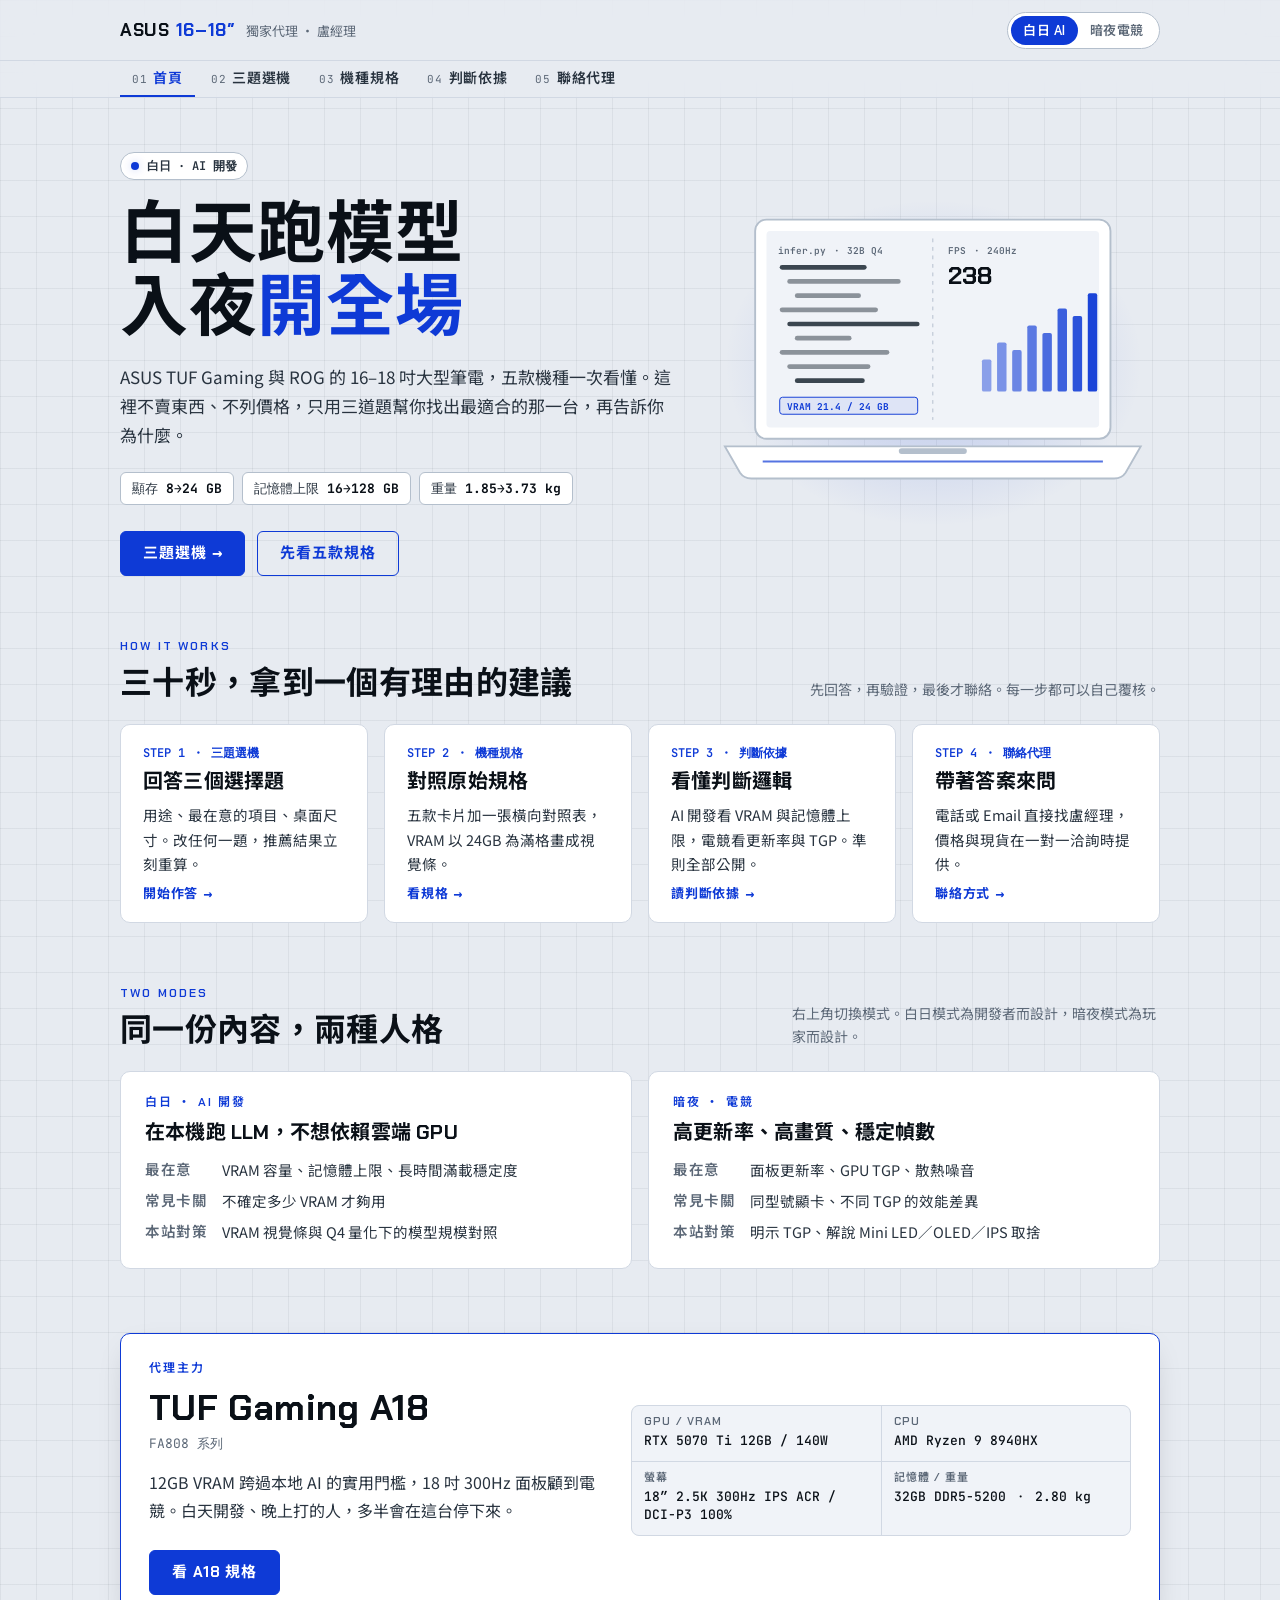
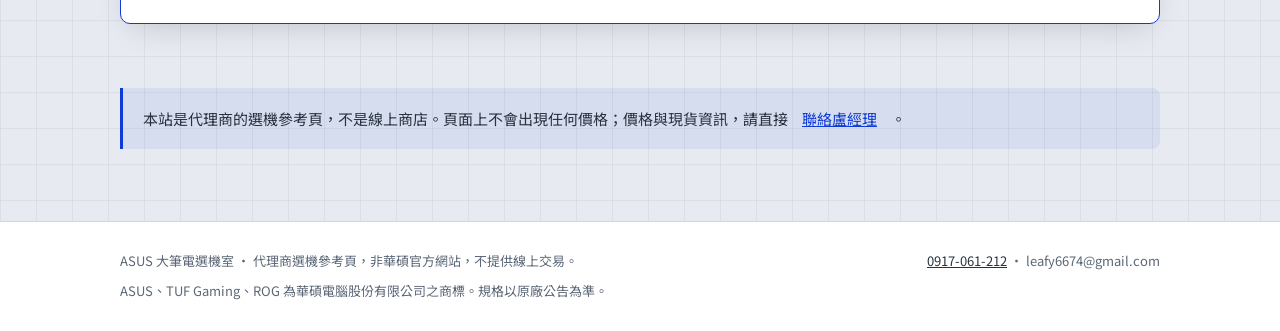
<file: asus-site/index.html>
<!doctype html>
<html lang="zh-Hant-TW">
<head>
<meta charset="utf-8">
<meta name="viewport" content="width=device-width, initial-scale=1, viewport-fit=cover">
<title>ASUS 大筆電選機室</title>
<meta name="description" content="ASUS TUF Gaming 與 ROG 16–18 吋大型筆電選機導購。三題找出最適合你的一台。">
<script>(function(){try{var m=localStorage.getItem("tufmode");if(m==="light"||m==="dark")document.documentElement.setAttribute("data-theme",m);}catch(e){}})();</script>
<link rel="preconnect" href="https://fonts.googleapis.com"><link rel="preconnect" href="https://fonts.gstatic.com" crossorigin><link rel="stylesheet" href="https://fonts.googleapis.com/css2?family=Chakra+Petch:wght@500;600;700&family=JetBrains+Mono:wght@400;500;700&family=Noto+Sans+TC:wght@300;400;500;700;900&display=swap">
<link rel="stylesheet" href="assets/style.css">
</head>
<body>
<a class="skip" href="#main">跳到主要內容</a>
<header class="site-head">
  <div class="wrap head-row">
    <a class="brand" href="index.html"><b>ASUS <i>16–18″</i></b><span>獨家代理 ・ 盧經理</span></a>
    <div class="mode" role="group" aria-label="顯示模式">
      <button type="button" data-mode="light" aria-pressed="false">白日 AI</button>
      <button type="button" data-mode="dark" aria-pressed="false">暗夜電競</button>
    </div>
  </div>
  <nav class="nav" aria-label="主要頁面"><ul class="wrap"><li><a href="index.html" aria-current="page"><small>01</small>首頁</a></li><li><a href="finder.html"><small>02</small>三題選機</a></li><li><a href="models.html"><small>03</small>機種規格</a></li><li><a href="guide.html"><small>04</small>判斷依據</a></li><li><a href="contact.html"><small>05</small>聯絡代理</a></li></ul></nav>
</header>
<main id="main" class="wrap">

<section class="hero" aria-labelledby="h1">
  <div>
    <span class="badge" aria-hidden="true"></span>
    <h1 id="h1">白天跑模型<br>入夜<em>開全場</em></h1>
    <p class="lede">ASUS TUF Gaming 與 ROG 的 16–18 吋大型筆電，五款機種一次看懂。這裡不賣東西、不列價格，只用三道題幫你找出最適合的那一台，再告訴你為什麼。</p>
    <div class="spec-chips" aria-label="五款機種規格範圍">
      <span>顯存 <b>8→24 GB</b></span><span>記憶體上限 <b>16→128 GB</b></span><span>重量 <b>1.85→3.73 kg</b></span>
    </div>
    <div class="hero-cta">
      <a class="btn btn-primary" href="finder.html">三題選機 →</a>
      <a class="btn btn-ghost" href="models.html">先看五款規格</a>
    </div>
  </div>
  <div class="hero-art"><svg viewBox="0 0 480 384" role="img" aria-label="大型電競筆電示意圖：螢幕左半是程式碼與模型推論，右半是遊戲幀數圖">
  <rect x="52" y="44" width="376" height="232" rx="12" style="fill:var(--surface);stroke:var(--line-2)" stroke-width="2"/>
  <rect x="64" y="56" width="352" height="208" rx="4" style="fill:var(--surface-2)"/>
  <line x1="240" y1="64" x2="240" y2="256" style="stroke:var(--line-2)" stroke-dasharray="4 5"/>
  <text x="76" y="80" style="fill:var(--muted);font:600 10px var(--f-mono)">infer.py ・ 32B Q4</text>
  <rect x="78" y="92" width="92" height="5" rx="2.5" style="fill:var(--ink-2);opacity:.9"/><rect x="86" y="107" width="120" height="5" rx="2.5" style="fill:var(--ink-2);opacity:.5"/><rect x="94" y="122" width="70" height="5" rx="2.5" style="fill:var(--ink-2);opacity:.5"/><rect x="78" y="137" width="104" height="5" rx="2.5" style="fill:var(--ink-2);opacity:.5"/><rect x="86" y="152" width="140" height="5" rx="2.5" style="fill:var(--ink-2);opacity:.9"/><rect x="94" y="167" width="60" height="5" rx="2.5" style="fill:var(--ink-2);opacity:.5"/><rect x="78" y="182" width="116" height="5" rx="2.5" style="fill:var(--ink-2);opacity:.5"/><rect x="86" y="197" width="88" height="5" rx="2.5" style="fill:var(--ink-2);opacity:.5"/><rect x="94" y="212" width="74" height="5" rx="2.5" style="fill:var(--ink-2);opacity:.9"/>
  <rect x="78" y="232" width="146" height="18" rx="3" style="fill:var(--accent-soft);stroke:var(--accent)"/>
  <text x="86" y="245" style="fill:var(--accent);font:700 10px var(--f-mono)">VRAM 21.4 / 24 GB</text>
  <text x="256" y="80" style="fill:var(--muted);font:600 10px var(--f-mono)">FPS ・ 240Hz</text>
  <text x="256" y="112" style="fill:var(--ink);font:700 26px var(--f-display)">238</text>
  <rect x="292" y="192" width="10" height="34" rx="2" style="fill:var(--accent);opacity:0.45"/><rect x="308" y="174" width="10" height="52" rx="2" style="fill:var(--accent);opacity:0.52"/><rect x="324" y="182" width="10" height="44" rx="2" style="fill:var(--accent);opacity:0.59"/><rect x="340" y="156" width="10" height="70" rx="2" style="fill:var(--accent);opacity:0.66"/><rect x="356" y="164" width="10" height="62" rx="2" style="fill:var(--accent);opacity:0.73"/><rect x="372" y="138" width="10" height="88" rx="2" style="fill:var(--accent);opacity:0.80"/><rect x="388" y="146" width="10" height="80" rx="2" style="fill:var(--accent);opacity:0.87"/><rect x="404" y="122" width="10" height="104" rx="2" style="fill:var(--accent);opacity:0.94"/>
  <path d="M20 284 H460 L444 312 Q440 318 432 318 H48 Q40 318 36 312 Z" style="fill:var(--surface);stroke:var(--line-2)" stroke-width="2"/>
  <rect x="204" y="286" width="72" height="6" rx="3" style="fill:var(--line-2)"/>
  <path d="M60 300 H420" style="stroke:var(--accent)" stroke-width="2" opacity=".7"/>
</svg></div>
</section>

<section class="section" aria-labelledby="h-how">
  <div class="section-head"><div><span class="eyebrow">How it works</span><h2 id="h-how">三十秒，拿到一個有理由的建議</h2></div>
  <p>先回答，再驗證，最後才聯絡。每一步都可以自己覆核。</p></div>
  <div class="tiles">
    <a class="panel tile" href="finder.html"><span class="k">STEP 1 ・ 三題選機</span><h3>回答三個選擇題</h3><p>用途、最在意的項目、桌面尺寸。改任何一題，推薦結果立刻重算。</p><span class="go">開始作答 →</span></a>
    <a class="panel tile" href="models.html"><span class="k">STEP 2 ・ 機種規格</span><h3>對照原始規格</h3><p>五款卡片加一張橫向對照表，VRAM 以 24GB 為滿格畫成視覺條。</p><span class="go">看規格 →</span></a>
    <a class="panel tile" href="guide.html"><span class="k">STEP 3 ・ 判斷依據</span><h3>看懂判斷邏輯</h3><p>AI 開發看 VRAM 與記憶體上限，電競看更新率與 TGP。準則全部公開。</p><span class="go">讀判斷依據 →</span></a>
    <a class="panel tile" href="contact.html"><span class="k">STEP 4 ・ 聯絡代理</span><h3>帶著答案來問</h3><p>電話或 Email 直接找盧經理，價格與現貨在一對一洽詢時提供。</p><span class="go">聯絡方式 →</span></a>
  </div>
</section>

<section class="section" aria-labelledby="h-who">
  <div class="section-head"><div><span class="eyebrow">Two modes</span><h2 id="h-who">同一份內容，兩種人格</h2></div>
  <p>右上角切換模式。白日模式為開發者而設計，暗夜模式為玩家而設計。</p></div>
  <div class="split">
    <article class="panel persona">
      <span class="eyebrow">白日 ・ AI 開發</span>
      <h3>在本機跑 LLM，不想依賴雲端 GPU</h3>
      <dl><dt>最在意</dt><dd>VRAM 容量、記憶體上限、長時間滿載穩定度</dd>
      <dt>常見卡關</dt><dd>不確定多少 VRAM 才夠用</dd>
      <dt>本站對策</dt><dd>VRAM 視覺條與 Q4 量化下的模型規模對照</dd></dl>
    </article>
    <article class="panel persona">
      <span class="eyebrow">暗夜 ・ 電競</span>
      <h3>高更新率、高畫質、穩定幀數</h3>
      <dl><dt>最在意</dt><dd>面板更新率、GPU TGP、散熱噪音</dd>
      <dt>常見卡關</dt><dd>同型號顯卡、不同 TGP 的效能差異</dd>
      <dt>本站對策</dt><dd>明示 TGP、解說 Mini LED／OLED／IPS 取捨</dd></dl>
    </article>
  </div>
</section>

<section class="section" aria-labelledby="h-lead">
  <div class="panel feature">
    <div>
      <span class="eyebrow">代理主力</span>
      <h2 id="h-lead" style="font-size:clamp(26px,3.6vw,36px)">TUF Gaming A18</h2>
      <p class="mono" style="color:var(--muted);font-size:13px;margin-top:4px">FA808 系列</p>
      <p class="lede" style="font-size:16px">12GB VRAM 跨過本地 AI 的實用門檻，18 吋 300Hz 面板顧到電競。白天開發、晚上打的人，多半會在這台停下來。</p>
      <div class="hero-cta"><a class="btn btn-primary" href="models.html#a18">看 A18 規格</a></div>
    </div>
    <dl class="kv" style="margin-top:0;align-self:center">
      <div><dt>GPU / VRAM</dt><dd>RTX 5070 Ti 12GB / 140W</dd></div>
      <div><dt>CPU</dt><dd>AMD Ryzen 9 8940HX</dd></div>
      <div><dt>螢幕</dt><dd>18″ 2.5K 300Hz IPS ACR / DCI-P3 100%</dd></div>
      <div><dt>記憶體 / 重量</dt><dd>32GB DDR5-5200 ・ 2.80 kg</dd></div>
    </dl>
  </div>
</section>

<section class="section"><p class="notice">本站是代理商的選機參考頁，不是線上商店。頁面上不會出現任何價格；價格與現貨資訊，請直接<a href="contact.html">聯絡盧經理</a>。</p></section>

</main>
<footer class="site-foot">
  <div class="wrap foot-row">
    <span>ASUS 大筆電選機室 ・ 代理商選機參考頁，非華碩官方網站，不提供線上交易。</span>
    <span><a href="tel:0917061212">0917-061-212</a> ・ leafy6674@gmail.com</span>
  </div>
  <div class="wrap" style="margin-top:8px">ASUS、TUF Gaming、ROG 為華碩電腦股份有限公司之商標。規格以原廠公告為準。</div>
</footer>
<script src="assets/data.js"></script>
<script src="assets/app.js"></script>
</body>
</html>
</file>
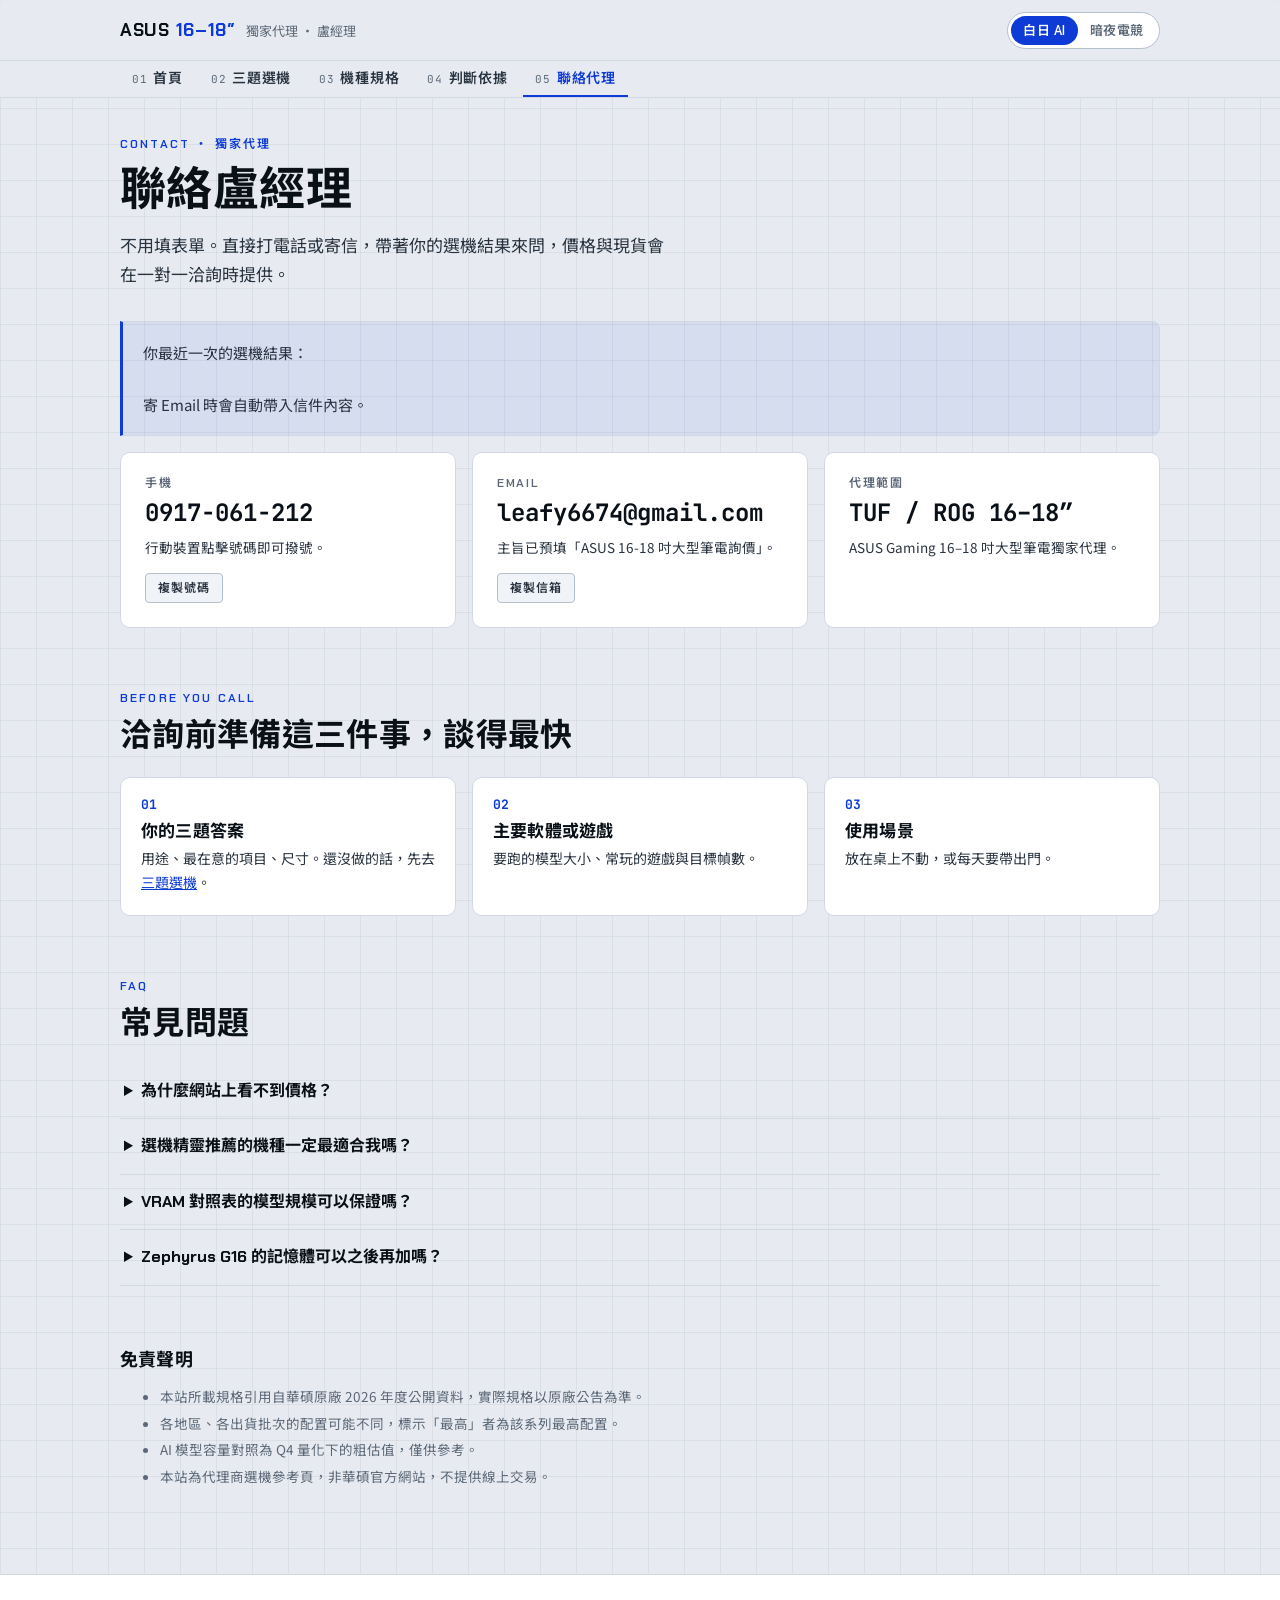
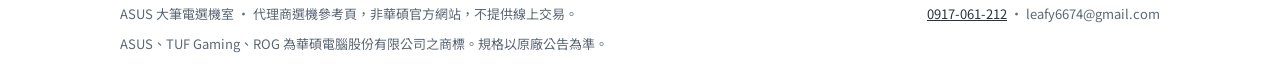
<file: asus-site/contact.html>
<!doctype html>
<html lang="zh-Hant-TW">
<head>
<meta charset="utf-8">
<meta name="viewport" content="width=device-width, initial-scale=1, viewport-fit=cover">
<title>聯絡代理 ・ ASUS 大筆電選機室</title>
<meta name="description" content="聯絡 ASUS 16–18 吋大型筆電獨家代理盧經理。">
<script>(function(){try{var m=localStorage.getItem("tufmode");if(m==="light"||m==="dark")document.documentElement.setAttribute("data-theme",m);}catch(e){}})();</script>
<link rel="preconnect" href="https://fonts.googleapis.com"><link rel="preconnect" href="https://fonts.gstatic.com" crossorigin><link rel="stylesheet" href="https://fonts.googleapis.com/css2?family=Chakra+Petch:wght@500;600;700&family=JetBrains+Mono:wght@400;500;700&family=Noto+Sans+TC:wght@300;400;500;700;900&display=swap">
<link rel="stylesheet" href="assets/style.css">
</head>
<body>
<a class="skip" href="#main">跳到主要內容</a>
<header class="site-head">
  <div class="wrap head-row">
    <a class="brand" href="index.html"><b>ASUS <i>16–18″</i></b><span>獨家代理 ・ 盧經理</span></a>
    <div class="mode" role="group" aria-label="顯示模式">
      <button type="button" data-mode="light" aria-pressed="false">白日 AI</button>
      <button type="button" data-mode="dark" aria-pressed="false">暗夜電競</button>
    </div>
  </div>
  <nav class="nav" aria-label="主要頁面"><ul class="wrap"><li><a href="index.html"><small>01</small>首頁</a></li><li><a href="finder.html"><small>02</small>三題選機</a></li><li><a href="models.html"><small>03</small>機種規格</a></li><li><a href="guide.html"><small>04</small>判斷依據</a></li><li><a href="contact.html" aria-current="page"><small>05</small>聯絡代理</a></li></ul></nav>
</header>
<main id="main" class="wrap">

<span class="eyebrow">Contact ・ 獨家代理</span>
<h1 class="page-title">聯絡盧經理</h1>
<p class="lede">不用填表單。直接打電話或寄信，帶著你的選機結果來問，價格與現貨會在一對一洽詢時提供。</p>

<section class="section" style="margin-top:32px" aria-label="聯絡方式">
  <div class="panel notice" id="last-result" hidden style="margin-bottom:16px">
    <div>你最近一次的選機結果：<b id="last-name"></b><br><span class="mono" id="last-q" style="font-size:13px"></span><br>寄 Email 時會自動帶入信件內容。</div>
  </div>
  <div class="contact">
    <div class="panel c-card">
      <span class="lbl">手機</span>
      <a class="val" href="tel:0917061212" style="text-decoration:none">0917-061-212</a>
      <span class="hint">行動裝置點擊號碼即可撥號。</span>
      <button class="copy" type="button" data-copy="0917-061-212">複製號碼</button>
    </div>
    <div class="panel c-card">
      <span class="lbl">EMAIL</span>
      <a class="val" id="mail-link" href="mailto:leafy6674@gmail.com?subject=ASUS%2016-18%20%E5%90%8B%E5%A4%A7%E5%9E%8B%E7%AD%86%E9%9B%BB%E8%A9%A2%E5%83%B9" style="text-decoration:none">leafy6674@gmail.com</a>
      <span class="hint">主旨已預填「ASUS 16-18 吋大型筆電詢價」。</span>
      <button class="copy" type="button" data-copy="leafy6674@gmail.com">複製信箱</button>
    </div>
    <div class="panel c-card">
      <span class="lbl">代理範圍</span>
      <span class="val">TUF / ROG 16–18″</span>
      <span class="hint">ASUS Gaming 16–18 吋大型筆電獨家代理。</span>
    </div>
  </div>
</section>

<section class="section" aria-labelledby="h-steps">
  <div class="section-head"><div><span class="eyebrow">Before you call</span><h2 id="h-steps">洽詢前準備這三件事，談得最快</h2></div></div>
  <ol class="steps">
    <li class="panel"><b>01</b><h3>你的三題答案</h3><p>用途、最在意的項目、尺寸。還沒做的話，先去<a href="finder.html">三題選機</a>。</p></li>
    <li class="panel"><b>02</b><h3>主要軟體或遊戲</h3><p>要跑的模型大小、常玩的遊戲與目標幀數。</p></li>
    <li class="panel"><b>03</b><h3>使用場景</h3><p>放在桌上不動，或每天要帶出門。</p></li>
  </ol>
</section>

<section class="section faq" aria-labelledby="h-faq">
  <div class="section-head"><div><span class="eyebrow">FAQ</span><h2 id="h-faq">常見問題</h2></div></div>
  <details><summary>為什麼網站上看不到價格？</summary><p>這是刻意的決定。價格與現貨會隨批次變動，盧經理會在一對一洽詢時給你當下的資訊，避免網頁上的數字過時造成誤會。</p></details>
  <details><summary>選機精靈推薦的機種一定最適合我嗎？</summary><p>推薦是依公開的判斷準則計算出的參考。MATCH 分數越接近 99，代表建議越明確；接近 88 則代表前兩名都值得考慮。最後建議你帶著結果來談。</p></details>
  <details><summary>VRAM 對照表的模型規模可以保證嗎？</summary><p>不行。那是 Q4 量化下的粗估值，實際可載入的大小依推論框架、上下文長度與量化方式而異。</p></details>
  <details><summary>Zephyrus G16 的記憶體可以之後再加嗎？</summary><p>不行。Zephyrus G16 使用焊死在主機板上的 LPDDR5X 記憶體，購買時就要決定容量。</p></details>
</section>

<section class="section" aria-labelledby="h-disc">
  <h2 id="h-disc" style="font-size:18px;margin-bottom:10px">免責聲明</h2>
  <ul class="disclaimer">
    <li>本站所載規格引用自華碩原廠 2026 年度公開資料，實際規格以原廠公告為準。</li>
    <li>各地區、各出貨批次的配置可能不同，標示「最高」者為該系列最高配置。</li>
    <li>AI 模型容量對照為 Q4 量化下的粗估值，僅供參考。</li>
    <li>本站為代理商選機參考頁，非華碩官方網站，不提供線上交易。</li>
  </ul>
</section>

</main>
<footer class="site-foot">
  <div class="wrap foot-row">
    <span>ASUS 大筆電選機室 ・ 代理商選機參考頁，非華碩官方網站，不提供線上交易。</span>
    <span><a href="tel:0917061212">0917-061-212</a> ・ leafy6674@gmail.com</span>
  </div>
  <div class="wrap" style="margin-top:8px">ASUS、TUF Gaming、ROG 為華碩電腦股份有限公司之商標。規格以原廠公告為準。</div>
</footer>
<script src="assets/data.js"></script>
<script src="assets/app.js"></script>
</body>
</html>
</file>
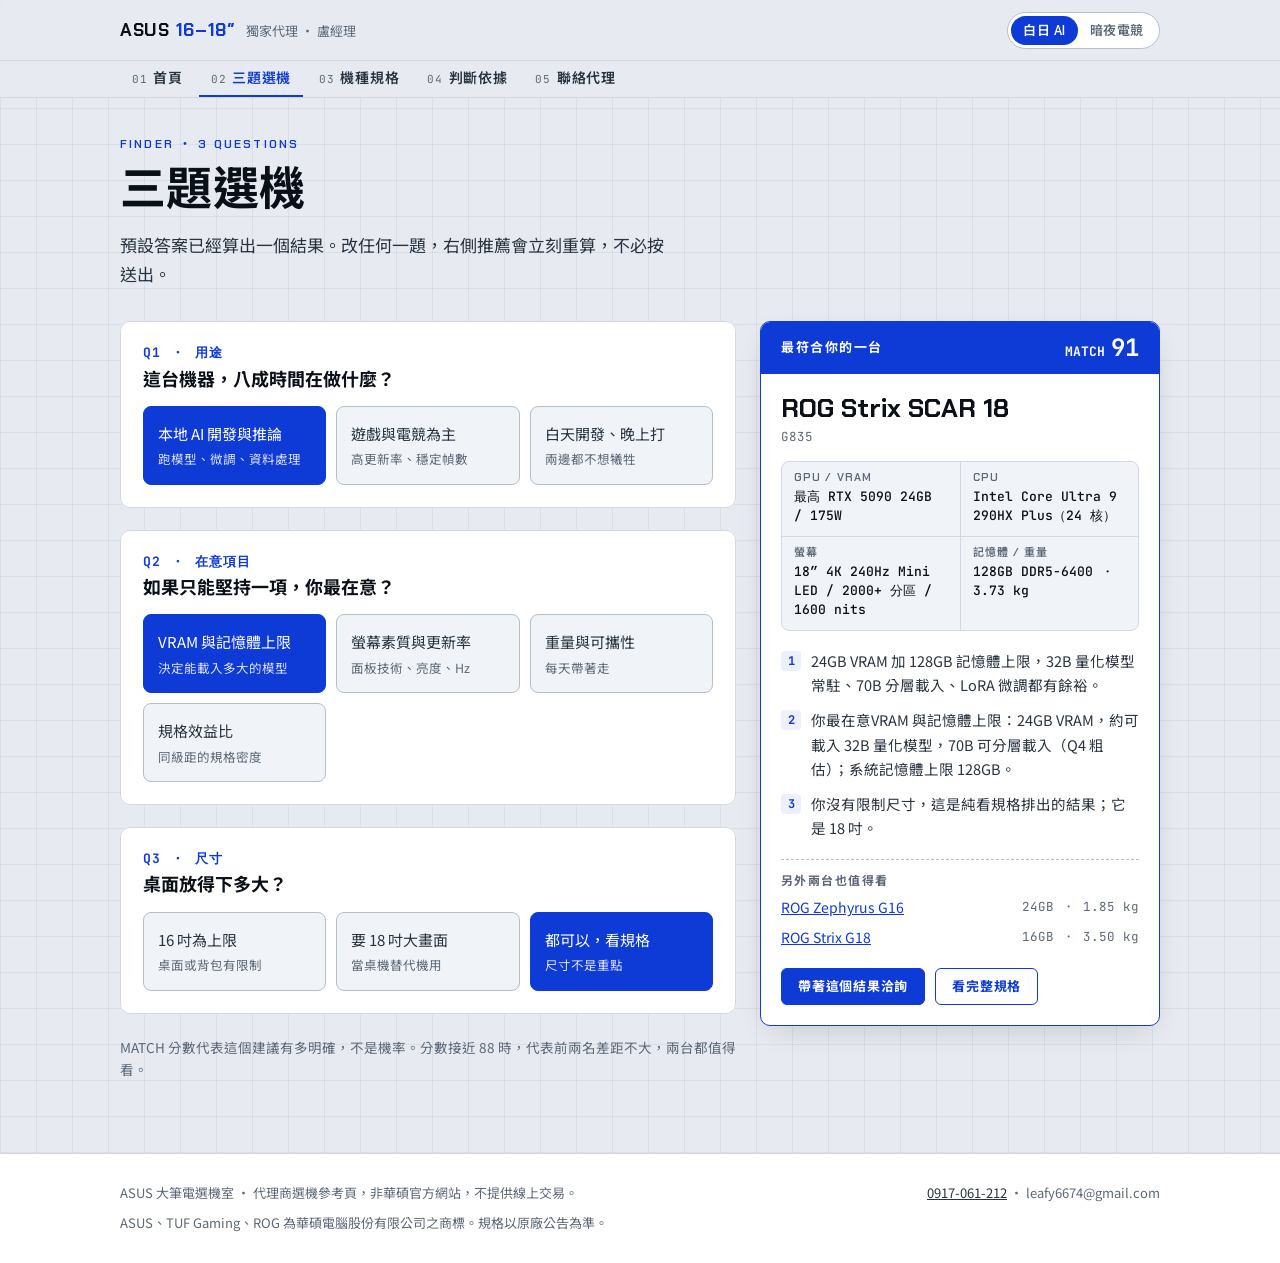
<file: asus-site/finder.html>
<!doctype html>
<html lang="zh-Hant-TW">
<head>
<meta charset="utf-8">
<meta name="viewport" content="width=device-width, initial-scale=1, viewport-fit=cover">
<title>三題選機 ・ ASUS 大筆電選機室</title>
<meta name="description" content="回答三道選擇題，即時推薦最適合你的 ASUS 16–18 吋大型筆電。">
<script>(function(){try{var m=localStorage.getItem("tufmode");if(m==="light"||m==="dark")document.documentElement.setAttribute("data-theme",m);}catch(e){}})();</script>
<link rel="preconnect" href="https://fonts.googleapis.com"><link rel="preconnect" href="https://fonts.gstatic.com" crossorigin><link rel="stylesheet" href="https://fonts.googleapis.com/css2?family=Chakra+Petch:wght@500;600;700&family=JetBrains+Mono:wght@400;500;700&family=Noto+Sans+TC:wght@300;400;500;700;900&display=swap">
<link rel="stylesheet" href="assets/style.css">
</head>
<body>
<a class="skip" href="#main">跳到主要內容</a>
<header class="site-head">
  <div class="wrap head-row">
    <a class="brand" href="index.html"><b>ASUS <i>16–18″</i></b><span>獨家代理 ・ 盧經理</span></a>
    <div class="mode" role="group" aria-label="顯示模式">
      <button type="button" data-mode="light" aria-pressed="false">白日 AI</button>
      <button type="button" data-mode="dark" aria-pressed="false">暗夜電競</button>
    </div>
  </div>
  <nav class="nav" aria-label="主要頁面"><ul class="wrap"><li><a href="index.html"><small>01</small>首頁</a></li><li><a href="finder.html" aria-current="page"><small>02</small>三題選機</a></li><li><a href="models.html"><small>03</small>機種規格</a></li><li><a href="guide.html"><small>04</small>判斷依據</a></li><li><a href="contact.html"><small>05</small>聯絡代理</a></li></ul></nav>
</header>
<main id="main" class="wrap">

<span class="eyebrow">Finder ・ 3 Questions</span>
<h1 class="page-title">三題選機</h1>
<p class="lede">預設答案已經算出一個結果。改任何一題，右側推薦會立刻重算，不必按送出。</p>

<div class="finder section" style="margin-top:32px">
  <form id="finder-form" onsubmit="return false">
    <fieldset class="q"><legend><span>Q1 ・ 用途</span>這台機器，八成時間在做什麼？</legend>
      <div class="opts">
        <label class="opt"><input type="radio" name="purpose" id="purpose-ai" value="ai" checked>本地 AI 開發與推論<small>跑模型、微調、資料處理</small></label>
        <label class="opt"><input type="radio" name="purpose" id="purpose-game" value="game">遊戲與電競為主<small>高更新率、穩定幀數</small></label>
        <label class="opt"><input type="radio" name="purpose" id="purpose-both" value="both">白天開發、晚上打<small>兩邊都不想犧牲</small></label>
      </div></fieldset>
    <fieldset class="q"><legend><span>Q2 ・ 在意項目</span>如果只能堅持一項，你最在意？</legend>
      <div class="opts">
        <label class="opt"><input type="radio" name="care" id="care-vram" value="vram" checked>VRAM 與記憶體上限<small>決定能載入多大的模型</small></label>
        <label class="opt"><input type="radio" name="care" id="care-screen" value="screen">螢幕素質與更新率<small>面板技術、亮度、Hz</small></label>
        <label class="opt"><input type="radio" name="care" id="care-weight" value="weight">重量與可攜性<small>每天帶著走</small></label>
        <label class="opt"><input type="radio" name="care" id="care-value" value="value">規格效益比<small>同級距的規格密度</small></label>
      </div></fieldset>
    <fieldset class="q"><legend><span>Q3 ・ 尺寸</span>桌面放得下多大？</legend>
      <div class="opts">
        <label class="opt"><input type="radio" name="size" id="size-16" value="16">16 吋為上限<small>桌面或背包有限制</small></label>
        <label class="opt"><input type="radio" name="size" id="size-18" value="18">要 18 吋大畫面<small>當桌機替代機用</small></label>
        <label class="opt"><input type="radio" name="size" id="size-any" value="any" checked>都可以，看規格<small>尺寸不是重點</small></label>
      </div></fieldset>
    <p class="disclaimer">MATCH 分數代表這個建議有多明確，不是機率。分數接近 88 時，代表前兩名差距不大，兩台都值得看。</p>
  </form>

  <aside class="panel result" aria-live="polite" aria-label="推薦結果">
    <div class="r-head"><span>最符合你的一台</span><b>MATCH<strong id="match">--</strong></b></div>
    <div class="r-body" id="result-body"><p class="r-name">計算中…</p></div>
  </aside>
</div>

</main>
<footer class="site-foot">
  <div class="wrap foot-row">
    <span>ASUS 大筆電選機室 ・ 代理商選機參考頁，非華碩官方網站，不提供線上交易。</span>
    <span><a href="tel:0917061212">0917-061-212</a> ・ leafy6674@gmail.com</span>
  </div>
  <div class="wrap" style="margin-top:8px">ASUS、TUF Gaming、ROG 為華碩電腦股份有限公司之商標。規格以原廠公告為準。</div>
</footer>
<script src="assets/data.js"></script>
<script src="assets/app.js"></script>
</body>
</html>
</file>
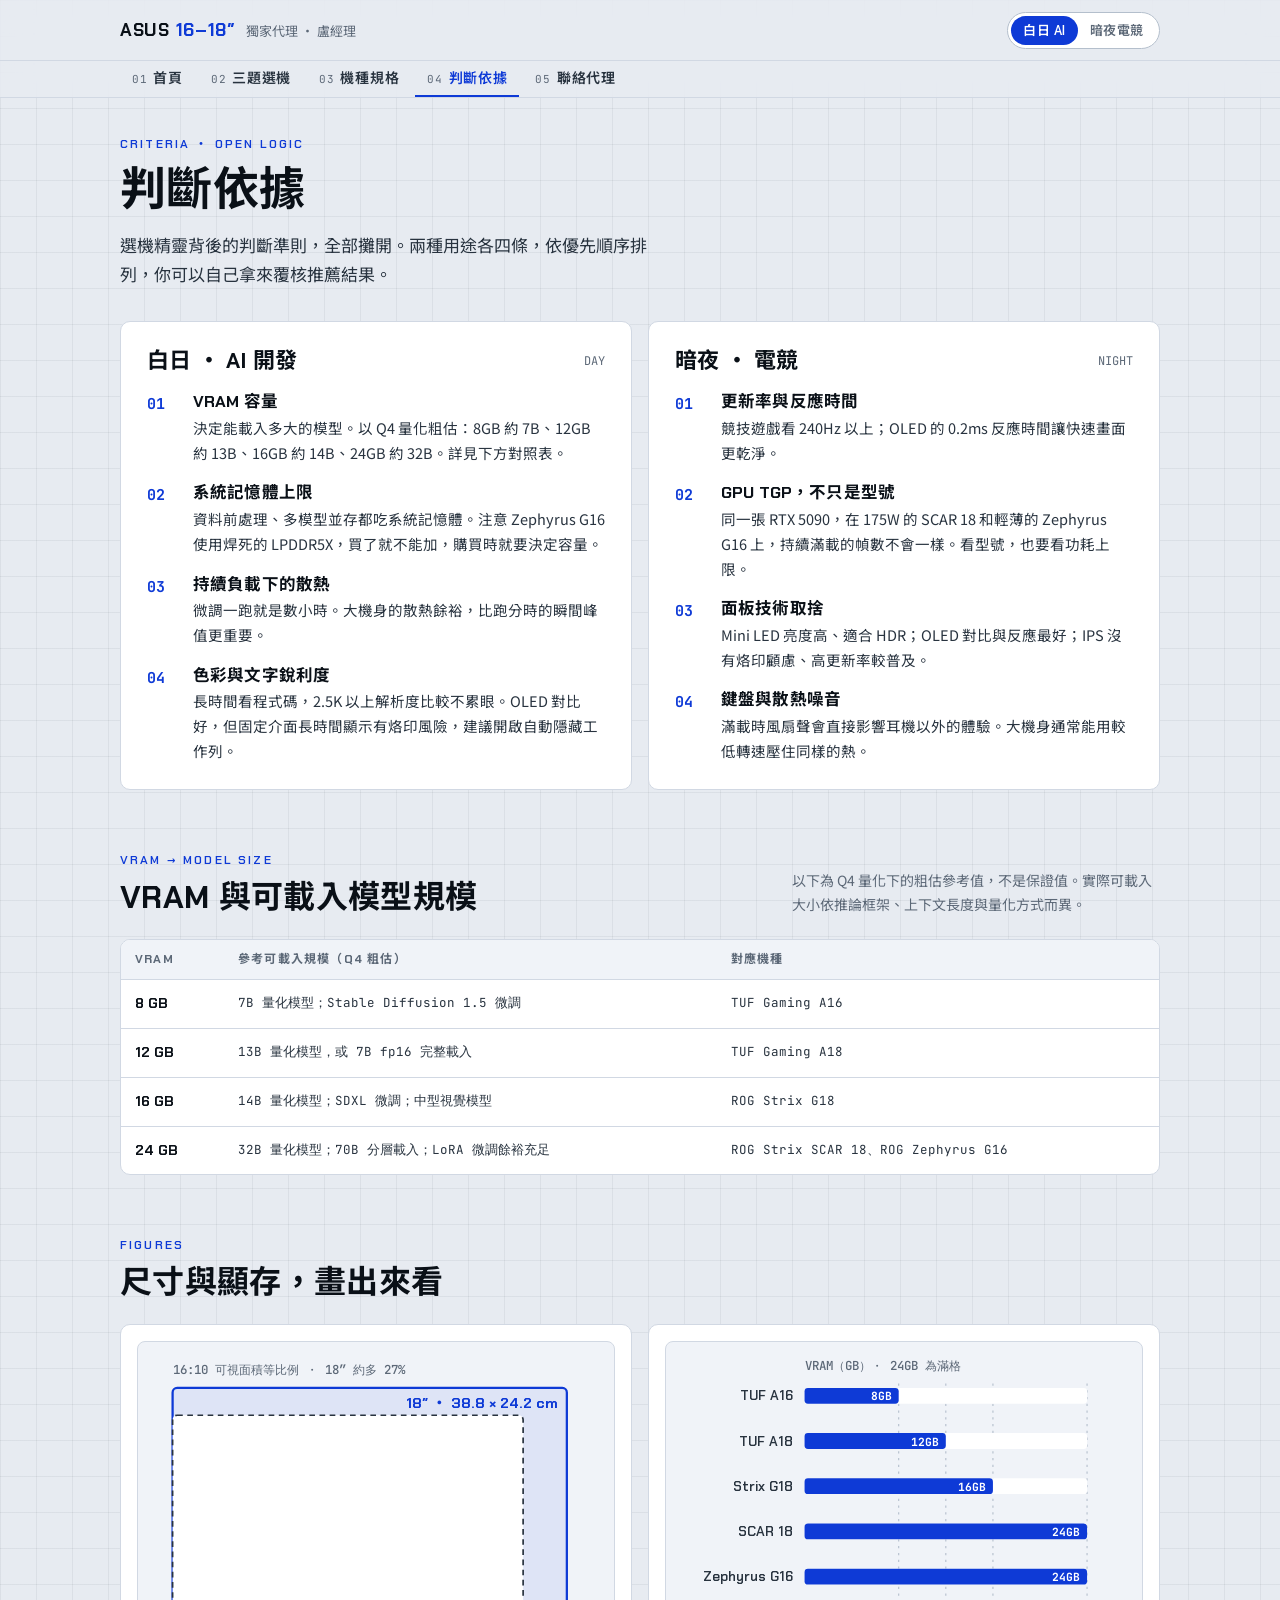
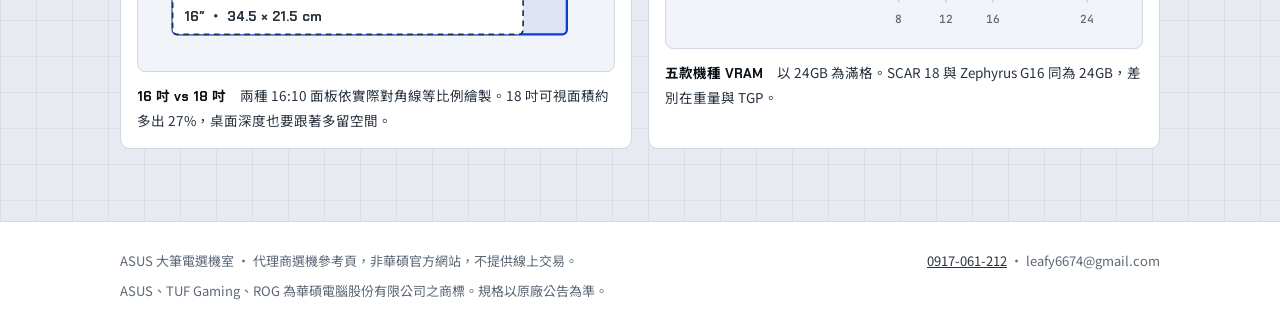
<file: asus-site/guide.html>
<!doctype html>
<html lang="zh-Hant-TW">
<head>
<meta charset="utf-8">
<meta name="viewport" content="width=device-width, initial-scale=1, viewport-fit=cover">
<title>判斷依據 ・ ASUS 大筆電選機室</title>
<meta name="description" content="AI 開發與電競的選機判斷準則，以及 VRAM 與模型規模對照。">
<script>(function(){try{var m=localStorage.getItem("tufmode");if(m==="light"||m==="dark")document.documentElement.setAttribute("data-theme",m);}catch(e){}})();</script>
<link rel="preconnect" href="https://fonts.googleapis.com"><link rel="preconnect" href="https://fonts.gstatic.com" crossorigin><link rel="stylesheet" href="https://fonts.googleapis.com/css2?family=Chakra+Petch:wght@500;600;700&family=JetBrains+Mono:wght@400;500;700&family=Noto+Sans+TC:wght@300;400;500;700;900&display=swap">
<link rel="stylesheet" href="assets/style.css">
</head>
<body>
<a class="skip" href="#main">跳到主要內容</a>
<header class="site-head">
  <div class="wrap head-row">
    <a class="brand" href="index.html"><b>ASUS <i>16–18″</i></b><span>獨家代理 ・ 盧經理</span></a>
    <div class="mode" role="group" aria-label="顯示模式">
      <button type="button" data-mode="light" aria-pressed="false">白日 AI</button>
      <button type="button" data-mode="dark" aria-pressed="false">暗夜電競</button>
    </div>
  </div>
  <nav class="nav" aria-label="主要頁面"><ul class="wrap"><li><a href="index.html"><small>01</small>首頁</a></li><li><a href="finder.html"><small>02</small>三題選機</a></li><li><a href="models.html"><small>03</small>機種規格</a></li><li><a href="guide.html" aria-current="page"><small>04</small>判斷依據</a></li><li><a href="contact.html"><small>05</small>聯絡代理</a></li></ul></nav>
</header>
<main id="main" class="wrap">

<span class="eyebrow">Criteria ・ Open logic</span>
<h1 class="page-title">判斷依據</h1>
<p class="lede">選機精靈背後的判斷準則，全部攤開。兩種用途各四條，依優先順序排列，你可以自己拿來覆核推薦結果。</p>

<section class="section cols" style="margin-top:32px">
  <article class="panel col">
    <div class="col-head"><h2>白日 ・ AI 開發</h2><span class="mono">DAY</span></div>
    <ol class="rules">
      <li><div><h3>VRAM 容量</h3><p>決定能載入多大的模型。以 Q4 量化粗估：8GB 約 7B、12GB 約 13B、16GB 約 14B、24GB 約 32B。詳見下方對照表。</p></div></li>
      <li><div><h3>系統記憶體上限</h3><p>資料前處理、多模型並存都吃系統記憶體。注意 Zephyrus G16 使用焊死的 LPDDR5X，買了就不能加，購買時就要決定容量。</p></div></li>
      <li><div><h3>持續負載下的散熱</h3><p>微調一跑就是數小時。大機身的散熱餘裕，比跑分時的瞬間峰值更重要。</p></div></li>
      <li><div><h3>色彩與文字銳利度</h3><p>長時間看程式碼，2.5K 以上解析度比較不累眼。OLED 對比好，但固定介面長時間顯示有烙印風險，建議開啟自動隱藏工作列。</p></div></li>
    </ol>
  </article>
  <article class="panel col">
    <div class="col-head"><h2>暗夜 ・ 電競</h2><span class="mono">NIGHT</span></div>
    <ol class="rules">
      <li><div><h3>更新率與反應時間</h3><p>競技遊戲看 240Hz 以上；OLED 的 0.2ms 反應時間讓快速畫面更乾淨。</p></div></li>
      <li><div><h3>GPU TGP，不只是型號</h3><p>同一張 RTX 5090，在 175W 的 SCAR 18 和輕薄的 Zephyrus G16 上，持續滿載的幀數不會一樣。看型號，也要看功耗上限。</p></div></li>
      <li><div><h3>面板技術取捨</h3><p>Mini LED 亮度高、適合 HDR；OLED 對比與反應最好；IPS 沒有烙印顧慮、高更新率較普及。</p></div></li>
      <li><div><h3>鍵盤與散熱噪音</h3><p>滿載時風扇聲會直接影響耳機以外的體驗。大機身通常能用較低轉速壓住同樣的熱。</p></div></li>
    </ol>
  </article>
</section>

<section class="section" aria-labelledby="h-vram">
  <div class="section-head"><div><span class="eyebrow">VRAM → Model size</span><h2 id="h-vram">VRAM 與可載入模型規模</h2></div>
  <p>以下為 Q4 量化下的粗估參考值，不是保證值。實際可載入大小依推論框架、上下文長度與量化方式而異。</p></div>
  <div class="table-wrap">
    <table><thead><tr><th scope="col">VRAM</th><th scope="col">參考可載入規模（Q4 粗估）</th><th scope="col">對應機種</th></tr></thead><tbody id="vram-rows"></tbody></table>
  </div>
</section>

<section class="section" aria-labelledby="h-fig">
  <div class="section-head"><div><span class="eyebrow">Figures</span><h2 id="h-fig">尺寸與顯存，畫出來看</h2></div></div>
  <div class="figs">
    <figure class="panel"><div class="plate"><svg viewBox="0 0 400 270" role="img" aria-label="16 吋與 18 吋 16:10 面板等比例尺寸比較：16 吋約 34.5×21.5 公分，18 吋約 38.8×24.2 公分">
  <rect x="20" y="30" width="348.9" height="218.1" rx="4" style="fill:var(--accent-soft);stroke:var(--accent)" stroke-width="2"/>
  <rect x="20" y="54.2" width="310.2" height="193.9" rx="4" style="fill:var(--surface);stroke:var(--ink-2)" stroke-width="1.5" stroke-dasharray="5 4"/>
  <text x="360.9" y="48" text-anchor="end" style="fill:var(--accent);font:700 13px var(--f-display)">18″ ・ 38.8 × 24.2 cm</text>
  <text x="30" y="236.1" style="fill:var(--ink-2);font:700 12px var(--f-display)">16″ ・ 34.5 × 21.5 cm</text>
  <text x="20" y="18" style="fill:var(--muted);font:500 11px var(--f-mono)">16:10 可視面積等比例 ・ 18″ 約多 27%</text>
</svg></div>
      <figcaption><b>16 吋 vs 18 吋</b>　兩種 16:10 面板依實際對角線等比例繪製。18 吋可視面積約多出 27%，桌面深度也要跟著多留空間。</figcaption></figure>
    <figure class="panel"><div class="plate"><svg viewBox="0 0 400 250" role="img" aria-label="五款機種 VRAM 對照：TUF A16 8GB、TUF A18 12GB、Strix G18 16GB、SCAR 18 與 Zephyrus G16 各 24GB，以 24GB 為滿格">
  <text x="112" y="14" style="fill:var(--muted);font:500 11px var(--f-mono)">VRAM（GB）・ 24GB 為滿格</text>
  <line x1="195.3" y1="26" x2="195.3" y2="222" style="stroke:var(--line-2)" stroke-dasharray="2 4"/><text x="195.3" y="238" text-anchor="middle" style="fill:var(--muted);font:500 10px var(--f-mono)">8</text><line x1="237.0" y1="26" x2="237.0" y2="222" style="stroke:var(--line-2)" stroke-dasharray="2 4"/><text x="237.0" y="238" text-anchor="middle" style="fill:var(--muted);font:500 10px var(--f-mono)">12</text><line x1="278.7" y1="26" x2="278.7" y2="222" style="stroke:var(--line-2)" stroke-dasharray="2 4"/><text x="278.7" y="238" text-anchor="middle" style="fill:var(--muted);font:500 10px var(--f-mono)">16</text><line x1="362.0" y1="26" x2="362.0" y2="222" style="stroke:var(--line-2)" stroke-dasharray="2 4"/><text x="362.0" y="238" text-anchor="middle" style="fill:var(--muted);font:500 10px var(--f-mono)">24</text><text x="102" y="41" text-anchor="end" style="fill:var(--ink-2);font:600 12px var(--f-display)">TUF A16</text><rect x="112" y="30" width="250" height="14" rx="3" style="fill:var(--surface)"/><rect x="112" y="30" width="83.3" height="14" rx="3" style="fill:var(--accent)"/><text x="189.3" y="41" text-anchor="end" style="fill:var(--on-accent);font:700 10px var(--f-mono)">8GB</text><text x="102" y="81" text-anchor="end" style="fill:var(--ink-2);font:600 12px var(--f-display)">TUF A18</text><rect x="112" y="70" width="250" height="14" rx="3" style="fill:var(--surface)"/><rect x="112" y="70" width="125.0" height="14" rx="3" style="fill:var(--accent)"/><text x="231.0" y="81" text-anchor="end" style="fill:var(--on-accent);font:700 10px var(--f-mono)">12GB</text><text x="102" y="121" text-anchor="end" style="fill:var(--ink-2);font:600 12px var(--f-display)">Strix G18</text><rect x="112" y="110" width="250" height="14" rx="3" style="fill:var(--surface)"/><rect x="112" y="110" width="166.7" height="14" rx="3" style="fill:var(--accent)"/><text x="272.7" y="121" text-anchor="end" style="fill:var(--on-accent);font:700 10px var(--f-mono)">16GB</text><text x="102" y="161" text-anchor="end" style="fill:var(--ink-2);font:600 12px var(--f-display)">SCAR 18</text><rect x="112" y="150" width="250" height="14" rx="3" style="fill:var(--surface)"/><rect x="112" y="150" width="250.0" height="14" rx="3" style="fill:var(--accent)"/><text x="356.0" y="161" text-anchor="end" style="fill:var(--on-accent);font:700 10px var(--f-mono)">24GB</text><text x="102" y="201" text-anchor="end" style="fill:var(--ink-2);font:600 12px var(--f-display)">Zephyrus G16</text><rect x="112" y="190" width="250" height="14" rx="3" style="fill:var(--surface)"/><rect x="112" y="190" width="250.0" height="14" rx="3" style="fill:var(--accent)"/><text x="356.0" y="201" text-anchor="end" style="fill:var(--on-accent);font:700 10px var(--f-mono)">24GB</text>
</svg></div>
      <figcaption><b>五款機種 VRAM</b>　以 24GB 為滿格。SCAR 18 與 Zephyrus G16 同為 24GB，差別在重量與 TGP。</figcaption></figure>
  </div>
</section>

</main>
<footer class="site-foot">
  <div class="wrap foot-row">
    <span>ASUS 大筆電選機室 ・ 代理商選機參考頁，非華碩官方網站，不提供線上交易。</span>
    <span><a href="tel:0917061212">0917-061-212</a> ・ leafy6674@gmail.com</span>
  </div>
  <div class="wrap" style="margin-top:8px">ASUS、TUF Gaming、ROG 為華碩電腦股份有限公司之商標。規格以原廠公告為準。</div>
</footer>
<script src="assets/data.js"></script>
<script src="assets/app.js"></script>
</body>
</html>
</file>
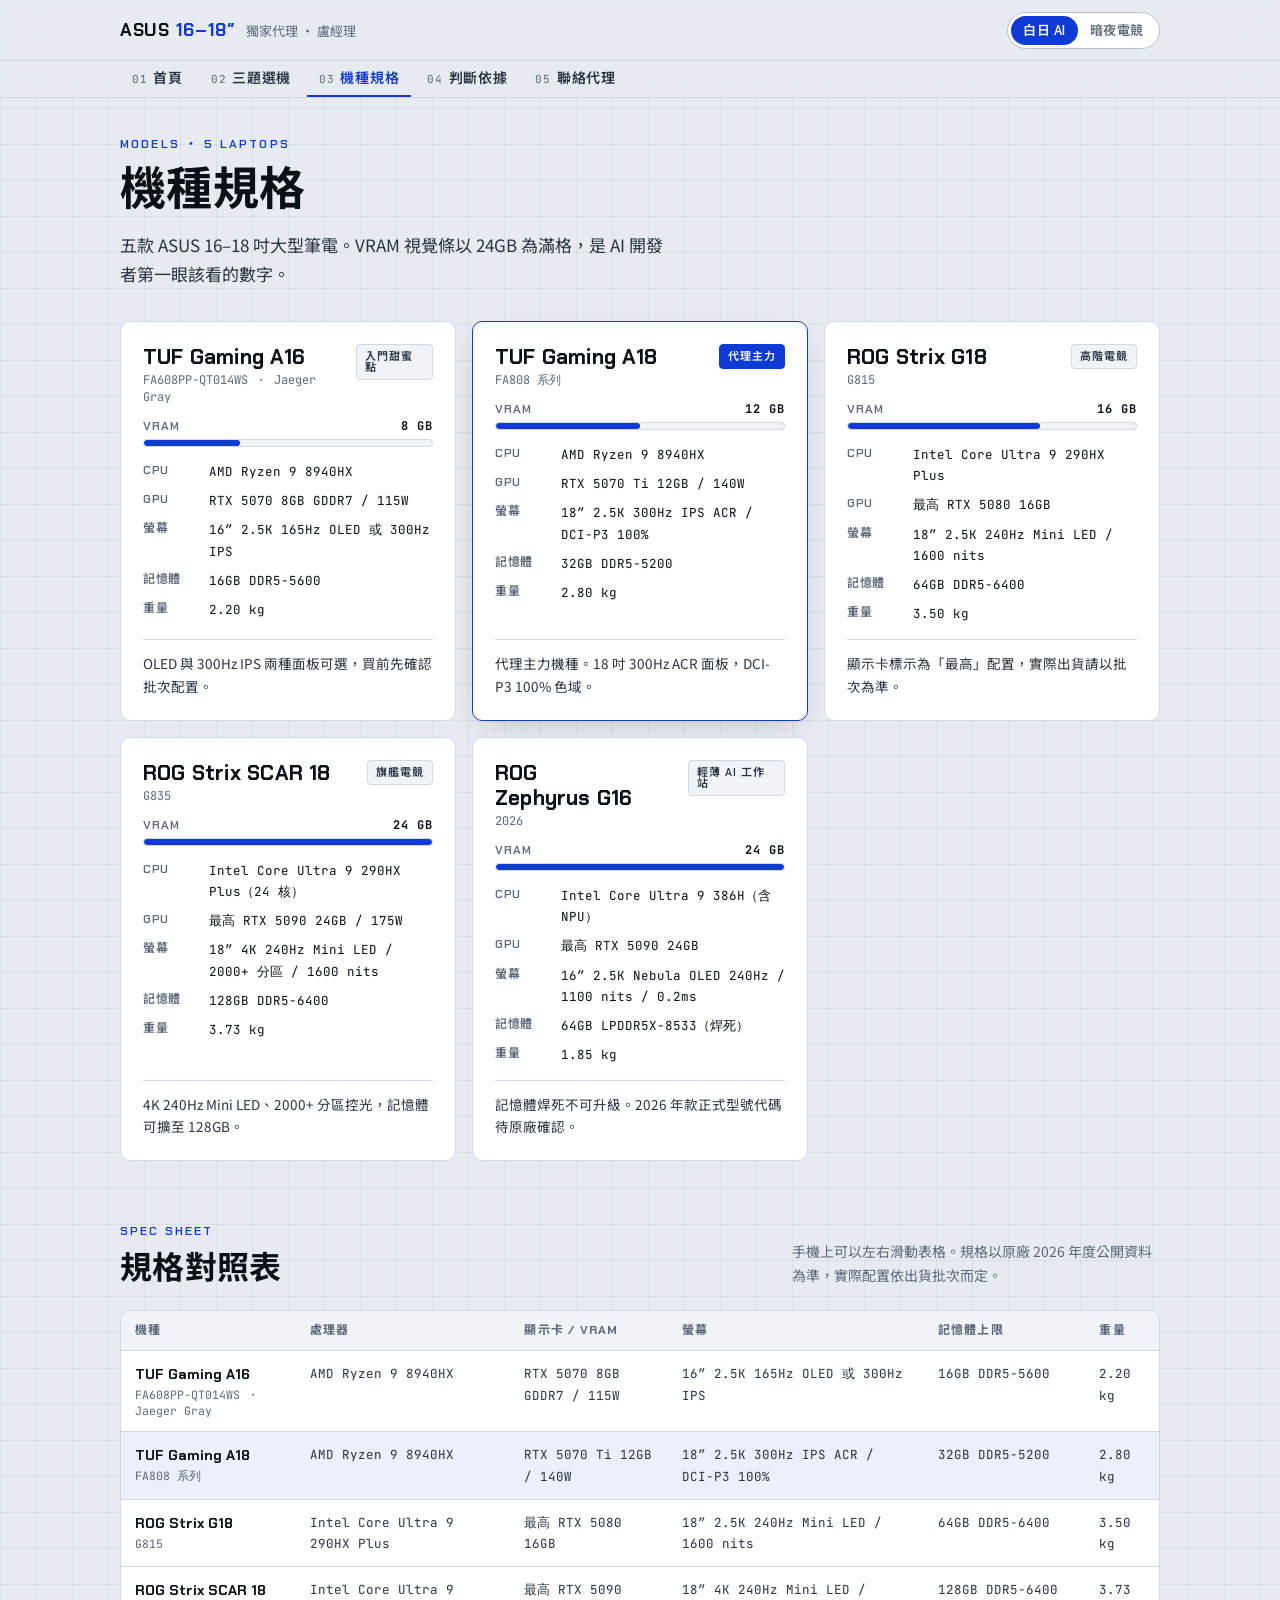
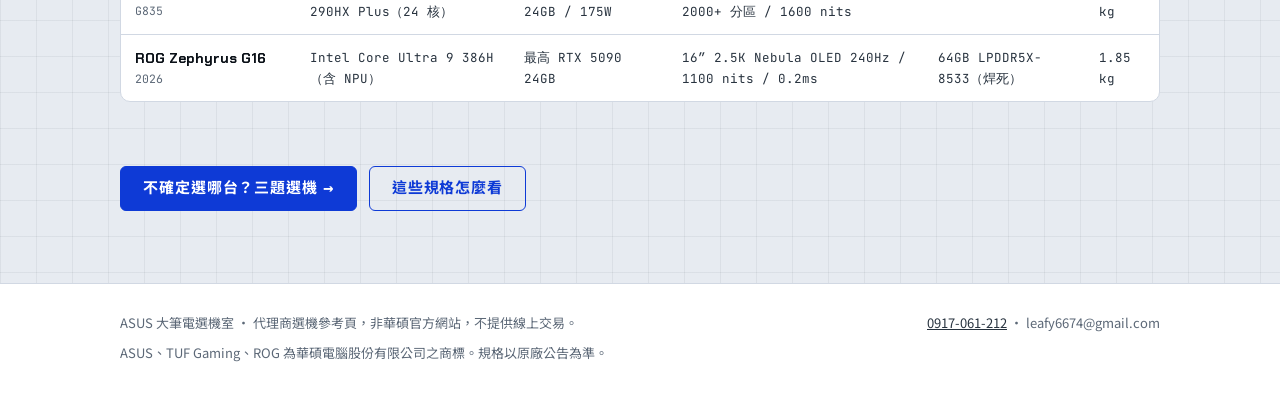
<file: asus-site/models.html>
<!doctype html>
<html lang="zh-Hant-TW">
<head>
<meta charset="utf-8">
<meta name="viewport" content="width=device-width, initial-scale=1, viewport-fit=cover">
<title>機種規格 ・ ASUS 大筆電選機室</title>
<meta name="description" content="五款 ASUS 16–18 吋大型筆電規格卡片與對照表。">
<script>(function(){try{var m=localStorage.getItem("tufmode");if(m==="light"||m==="dark")document.documentElement.setAttribute("data-theme",m);}catch(e){}})();</script>
<link rel="preconnect" href="https://fonts.googleapis.com"><link rel="preconnect" href="https://fonts.gstatic.com" crossorigin><link rel="stylesheet" href="https://fonts.googleapis.com/css2?family=Chakra+Petch:wght@500;600;700&family=JetBrains+Mono:wght@400;500;700&family=Noto+Sans+TC:wght@300;400;500;700;900&display=swap">
<link rel="stylesheet" href="assets/style.css">
</head>
<body>
<a class="skip" href="#main">跳到主要內容</a>
<header class="site-head">
  <div class="wrap head-row">
    <a class="brand" href="index.html"><b>ASUS <i>16–18″</i></b><span>獨家代理 ・ 盧經理</span></a>
    <div class="mode" role="group" aria-label="顯示模式">
      <button type="button" data-mode="light" aria-pressed="false">白日 AI</button>
      <button type="button" data-mode="dark" aria-pressed="false">暗夜電競</button>
    </div>
  </div>
  <nav class="nav" aria-label="主要頁面"><ul class="wrap"><li><a href="index.html"><small>01</small>首頁</a></li><li><a href="finder.html"><small>02</small>三題選機</a></li><li><a href="models.html" aria-current="page"><small>03</small>機種規格</a></li><li><a href="guide.html"><small>04</small>判斷依據</a></li><li><a href="contact.html"><small>05</small>聯絡代理</a></li></ul></nav>
</header>
<main id="main" class="wrap">

<span class="eyebrow">Models ・ 5 Laptops</span>
<h1 class="page-title">機種規格</h1>
<p class="lede">五款 ASUS 16–18 吋大型筆電。VRAM 視覺條以 24GB 為滿格，是 AI 開發者第一眼該看的數字。</p>

<section class="section" style="margin-top:32px" aria-label="機種卡片">
  <div class="cards" id="cards"></div>
</section>

<section class="section" aria-labelledby="h-table">
  <div class="section-head"><div><span class="eyebrow">Spec sheet</span><h2 id="h-table">規格對照表</h2></div>
  <p>手機上可以左右滑動表格。規格以原廠 2026 年度公開資料為準，實際配置依出貨批次而定。</p></div>
  <div class="table-wrap">
    <table>
      <thead><tr><th scope="col">機種</th><th scope="col">處理器</th><th scope="col">顯示卡 / VRAM</th><th scope="col">螢幕</th><th scope="col">記憶體上限</th><th scope="col">重量</th></tr></thead>
      <tbody id="spec-rows"></tbody>
    </table>
  </div>
</section>

<section class="section"><div class="hero-cta"><a class="btn btn-primary" href="finder.html">不確定選哪台？三題選機 →</a><a class="btn btn-ghost" href="guide.html">這些規格怎麼看</a></div></section>

</main>
<footer class="site-foot">
  <div class="wrap foot-row">
    <span>ASUS 大筆電選機室 ・ 代理商選機參考頁，非華碩官方網站，不提供線上交易。</span>
    <span><a href="tel:0917061212">0917-061-212</a> ・ leafy6674@gmail.com</span>
  </div>
  <div class="wrap" style="margin-top:8px">ASUS、TUF Gaming、ROG 為華碩電腦股份有限公司之商標。規格以原廠公告為準。</div>
</footer>
<script src="assets/data.js"></script>
<script src="assets/app.js"></script>
</body>
</html>
</file>
<file: asus-site/assets/style.css>
/* Layout: 1080px column on a 36px drafting grid; sticky glass header; HUD-style panels.
   Tokens per PRD §7.2 — 白日冷藍 / 暗夜 TUF 橘 */
:root {
  --bg: #E7EBF1; --grid: rgba(11,20,34,.055); --surface: #FFFFFF; --surface-2: #F0F3F8;
  --ink: #0A1017; --ink-2: #28333F; --muted: #5C6877; --line: #D1D8E3; --line-2: #B4BFCC;
  --accent: #0E3AD6; --alt: #0A7B7B; --on-accent: #FFFFFF;
  --accent-soft: rgba(14,58,214,.08); --glow: rgba(14,58,214,.22); --head-bg: rgba(231,235,241,.78);
  --shadow: 0 10px 30px -12px rgba(10,16,23,.22);
  --mode-label: "白日 · AI 開發";
  --f-display: "Chakra Petch", "Noto Sans TC", system-ui, sans-serif;
  --f-body: "Noto Sans TC", "PingFang TC", "Microsoft JhengHei", system-ui, sans-serif;
  --f-mono: "JetBrains Mono", ui-monospace, "SFMono-Regular", Menlo, Consolas, monospace;
  color-scheme: light;
}
@media (prefers-color-scheme: dark) {
  :root:not([data-theme="light"]) {
    --bg: #06070A; --grid: rgba(168,196,240,.052); --surface: #0D1117; --surface-2: #141921;
    --ink: #E8EEF6; --ink-2: #BFC9D6; --muted: #828FA0; --line: #1F2630; --line-2: #323C4A;
    --accent: #FF5A14; --alt: #17D3E6; --on-accent: #0A0B0E;
    --accent-soft: rgba(255,90,20,.10); --glow: rgba(255,90,20,.30); --head-bg: rgba(6,7,10,.76);
    --shadow: 0 10px 34px -12px rgba(0,0,0,.7);
    --mode-label: "暗夜 · 電競";
    color-scheme: dark;
  }
}
:root[data-theme="dark"] {
  --bg: #06070A; --grid: rgba(168,196,240,.052); --surface: #0D1117; --surface-2: #141921;
  --ink: #E8EEF6; --ink-2: #BFC9D6; --muted: #828FA0; --line: #1F2630; --line-2: #323C4A;
  --accent: #FF5A14; --alt: #17D3E6; --on-accent: #0A0B0E;
  --accent-soft: rgba(255,90,20,.10); --glow: rgba(255,90,20,.30); --head-bg: rgba(6,7,10,.76);
  --shadow: 0 10px 34px -12px rgba(0,0,0,.7);
  --mode-label: "暗夜 · 電競";
  color-scheme: dark;
}

*, *::before, *::after { box-sizing: border-box; }
html { scroll-behavior: smooth; -webkit-text-size-adjust: 100%; }
body {
  margin: 0; background-color: var(--bg); color: var(--ink); font-family: var(--f-body);
  font-size: 16px; line-height: 1.7; overflow-x: hidden;
  background-image: linear-gradient(var(--grid) 1px, transparent 1px), linear-gradient(90deg, var(--grid) 1px, transparent 1px);
  background-size: 36px 36px;
}
img, svg { max-width: 100%; }
a { color: var(--accent); }
:focus-visible { outline: 2px solid var(--accent); outline-offset: 3px; border-radius: 4px; }
h1, h2, h3 { font-family: var(--f-display); line-height: 1.2; text-wrap: balance; margin: 0; letter-spacing: .01em; }
p { margin: 0; }
.wrap { max-width: 1080px; margin: 0 auto; padding-inline: 20px; }
.mono { font-family: var(--f-mono); font-variant-numeric: tabular-nums; }
.skip { position: absolute; left: -999px; }
.skip:focus { left: 12px; top: 12px; z-index: 99; background: var(--surface); padding: 8px 12px; }

/* ---------- Header (FR-10) ---------- */
.site-head {
  position: sticky; top: env(safe-area-inset-top, 0px); z-index: 50;
  background: var(--head-bg); -webkit-backdrop-filter: blur(14px); backdrop-filter: blur(14px);
  border-bottom: 1px solid var(--line);
}
.head-row { display: flex; align-items: center; justify-content: space-between; gap: 12px; height: 60px; }
.brand { display: flex; align-items: baseline; gap: 10px; text-decoration: none; color: var(--ink); white-space: nowrap; min-width: 0; }
.brand b { font-family: var(--f-display); font-weight: 700; font-size: 18px; letter-spacing: .04em; }
.brand b i { font-style: normal; color: var(--accent); }
.brand span { font-size: 13px; color: var(--muted); }
.mode { display: inline-flex; border: 1px solid var(--line-2); border-radius: 999px; padding: 3px; background: var(--surface); flex-shrink: 0; }
.mode button {
  font: 600 13px/1 var(--f-display); letter-spacing: .04em; border: 0; background: transparent; color: var(--muted);
  padding: 8px 12px; border-radius: 999px; cursor: pointer; white-space: nowrap;
}
.mode button[aria-pressed="true"] { background: var(--accent); color: var(--on-accent); }
.nav { border-top: 1px solid var(--line); }
.nav ul { list-style: none; margin: 0 auto; padding-block: 0; display: flex; gap: 4px; overflow-x: auto; scrollbar-width: none; }
.nav ul::-webkit-scrollbar { display: none; }
.nav a {
  display: block; padding: 10px 12px; font: 600 14px/1 var(--f-display); letter-spacing: .05em; color: var(--ink-2);
  text-decoration: none; white-space: nowrap; border-bottom: 2px solid transparent;
}
.nav a:hover { color: var(--accent); }
.nav a[aria-current="page"] { color: var(--accent); border-bottom-color: var(--accent); }
.nav a small { font-family: var(--f-mono); color: var(--muted); font-size: 11px; margin-right: 6px; font-weight: 400; }
@media (max-width: 600px) { .brand span { display: none; } .mode button { padding: 8px 10px; } }

/* ---------- Generic ---------- */
main { padding-block: 40px 72px; }
.eyebrow { font: 600 12px/1 var(--f-display); letter-spacing: .18em; text-transform: uppercase; color: var(--accent); display: block; margin-bottom: 12px; }
.page-title { font-size: clamp(30px, 5vw, 46px); font-weight: 700; }
.lede { color: var(--ink-2); max-width: 62ch; margin-top: 14px; font-size: 17px; }
.section { margin-top: 64px; }
.section-head { display: flex; justify-content: space-between; align-items: end; gap: 16px; flex-wrap: wrap; margin-bottom: 22px; }
.section-head h2 { font-size: clamp(24px, 3.4vw, 32px); }
.section-head p { color: var(--muted); font-size: 14px; max-width: 46ch; }
.btn {
  display: inline-flex; align-items: center; gap: 8px; font: 700 15px/1 var(--f-display); letter-spacing: .06em;
  padding: 14px 22px; border-radius: 6px; text-decoration: none; border: 1px solid var(--accent); cursor: pointer;
}
.btn-primary { background: var(--accent); color: var(--on-accent); }
.btn-ghost { background: transparent; color: var(--accent); }
.btn:hover { filter: brightness(1.08); }
.panel { background: var(--surface); border: 1px solid var(--line); border-radius: 10px; }
.chip { display: inline-block; font: 600 11px/1 var(--f-display); letter-spacing: .1em; padding: 6px 8px; border-radius: 4px; background: var(--surface-2); color: var(--ink-2); border: 1px solid var(--line); }
.chip.lead { background: var(--accent); color: var(--on-accent); border-color: var(--accent); }

/* ---------- Hero (FR-02) ---------- */
.hero { display: grid; grid-template-columns: 1.1fr .9fr; gap: 32px; align-items: center; padding-top: 12px; }
.hero > * { min-width: 0; }
.badge { display: inline-flex; align-items: center; gap: 8px; font: 600 12px/1 var(--f-mono); color: var(--ink-2); border: 1px solid var(--line-2); padding: 7px 10px; border-radius: 999px; background: var(--surface); }
.badge::before { content: ""; width: 8px; height: 8px; border-radius: 50%; background: var(--accent); box-shadow: 0 0 10px var(--glow); }
.badge::after { content: var(--mode-label); }
.hero h1 { font-size: clamp(38px, 6.4vw, 68px); font-weight: 700; margin-top: 18px; line-height: 1.08; }
.hero h1 em { font-style: normal; color: var(--accent); }
.hero .lede { margin-top: 18px; }
.spec-chips { display: flex; flex-wrap: wrap; gap: 8px; margin-top: 22px; }
.spec-chips span { font: 500 13px/1 var(--f-mono); padding: 9px 11px; border: 1px solid var(--line-2); border-radius: 6px; background: var(--surface); color: var(--ink-2); }
.spec-chips b { color: var(--ink); font-weight: 700; }
.hero-cta { display: flex; flex-wrap: wrap; gap: 12px; margin-top: 26px; }
.hero-art { position: relative; aspect-ratio: 5 / 4; max-width: 100%; }
.hero-art::before { content: ""; position: absolute; inset: 6% 4%; background: radial-gradient(closest-side, var(--glow), transparent); }
.hero-art svg { position: relative; width: 100%; height: 100%; }
@media (max-width: 840px) { .hero { grid-template-columns: 1fr; } .hero-art { max-width: 460px; margin: 0 auto; width: 100%; } }

/* ---------- Home tiles ---------- */
.tiles { display: grid; grid-template-columns: repeat(auto-fit, minmax(240px, 1fr)); gap: 16px; }
.tile { padding: 22px; display: flex; flex-direction: column; gap: 10px; text-decoration: none; color: var(--ink); transition: border-color .2s, transform .2s; }
.tile:hover { border-color: var(--accent); transform: translateY(-2px); }
.tile .k { font: 600 12px/1 var(--f-mono); color: var(--accent); }
.tile h3 { font-size: 20px; }
.tile p { color: var(--ink-2); font-size: 14.5px; }
.tile .go { margin-top: auto; font: 700 13px/1 var(--f-display); color: var(--accent); letter-spacing: .06em; }
.split { display: grid; grid-template-columns: 1fr 1fr; gap: 16px; }
.split > * { min-width: 0; }
.persona { padding: 24px; }
.persona h3 { font-size: 20px; margin-bottom: 8px; }
.persona dl { margin: 14px 0 0; display: grid; grid-template-columns: auto 1fr; gap: 6px 14px; font-size: 14.5px; }
.persona dt { color: var(--muted); font-family: var(--f-display); font-weight: 600; letter-spacing: .05em; }
.persona dd { margin: 0; color: var(--ink-2); }
.feature { display: grid; grid-template-columns: 1fr 1.1fr; gap: 28px; padding: 28px; border-color: var(--accent); box-shadow: var(--shadow); }
.feature > * { min-width: 0; }
.notice { display: flex; gap: 14px; align-items: flex-start; padding: 18px 20px; border-left: 3px solid var(--accent); background: var(--accent-soft); border-radius: 0 8px 8px 0; color: var(--ink-2); font-size: 15px; }
@media (max-width: 760px) { .split, .feature { grid-template-columns: 1fr; } }

/* ---------- Finder (FR-03 / FR-04) ---------- */
.finder { display: grid; grid-template-columns: 1fr 400px; gap: 24px; align-items: start; }
.finder > * { min-width: 0; }
.q { border: 0; margin: 0 0 22px; padding: 22px; background: var(--surface); border: 1px solid var(--line); border-radius: 10px; }
.q legend { float: left; width: 100%; padding: 0; margin-bottom: 14px; font: 700 18px/1.35 var(--f-display); }
.q legend span { font-family: var(--f-mono); color: var(--accent); font-size: 13px; display: block; margin-bottom: 6px; letter-spacing: .1em; }
.opts { clear: both; display: grid; grid-template-columns: repeat(auto-fit, minmax(170px, 1fr)); gap: 10px; }
.opt { position: relative; display: block; padding: 14px 14px; border: 1px solid var(--line-2); border-radius: 8px; background: var(--surface-2); cursor: pointer; font-size: 15px; color: var(--ink-2); transition: background .15s, border-color .15s; }
.opt input { position: absolute; opacity: 0; width: 1px; height: 1px; }
.opt small { display: block; font-size: 12.5px; color: var(--muted); margin-top: 2px; }
.opt:hover { border-color: var(--accent); }
.opt:has(input:checked) { background: var(--accent); border-color: var(--accent); color: var(--on-accent); }
.opt:has(input:checked) small { color: var(--on-accent); opacity: .85; }
.opt:has(input:focus-visible) { outline: 2px solid var(--accent); outline-offset: 3px; }
.result { position: sticky; top: calc(env(safe-area-inset-top, 0px) + 112px); padding: 0; overflow: hidden; border-color: var(--accent); box-shadow: var(--shadow); }
.r-head { display: flex; justify-content: space-between; align-items: center; padding: 14px 20px; background: var(--accent); color: var(--on-accent); }
.r-head span { font: 700 13px/1 var(--f-display); letter-spacing: .12em; }
.r-head b { font: 700 13px/1 var(--f-mono); }
.r-head b strong { font-size: 24px; margin-left: 6px; }
.r-body { padding: 20px; }
.r-body.fade { animation: fade .35s ease; }
@keyframes fade { from { opacity: .2; transform: translateY(4px); } to { opacity: 1; transform: none; } }
.r-name { font: 700 26px/1.15 var(--f-display); }
.r-code { font: 400 12.5px/1.4 var(--f-mono); color: var(--muted); margin-top: 4px; }
.kv { display: grid; grid-template-columns: 1fr 1fr; gap: 1px; background: var(--line); border: 1px solid var(--line); border-radius: 8px; overflow: hidden; margin-top: 16px; }
.kv div { background: var(--surface-2); padding: 10px 12px; min-width: 0; }
.kv dt { font: 600 11px/1 var(--f-display); letter-spacing: .1em; color: var(--muted); }
.kv dd { margin: 5px 0 0; font: 500 13px/1.45 var(--f-mono); color: var(--ink); overflow-wrap: anywhere; }
.why { list-style: none; padding: 0; margin: 18px 0 0; display: grid; gap: 10px; counter-reset: w; }
.why li { position: relative; padding-left: 30px; font-size: 14.5px; color: var(--ink-2); counter-increment: w; }
.why li::before { content: counter(w); position: absolute; left: 0; top: 2px; width: 20px; height: 20px; border-radius: 4px; background: var(--accent-soft); color: var(--accent); font: 700 12px/20px var(--f-mono); text-align: center; }
.alts { border-top: 1px dashed var(--line-2); margin-top: 18px; padding-top: 14px; }
.alts h3 { font-size: 12px; letter-spacing: .12em; color: var(--muted); margin-bottom: 8px; }
.alts ul { list-style: none; margin: 0; padding: 0; display: grid; gap: 6px; }
.alts li { display: flex; justify-content: space-between; gap: 10px; font-size: 14px; }
.alts li span { font-family: var(--f-mono); color: var(--muted); font-size: 12.5px; white-space: nowrap; }
.r-foot { display: flex; gap: 10px; flex-wrap: wrap; margin-top: 18px; }
.r-foot .btn { padding: 11px 16px; font-size: 13px; }
.share { margin-top: 12px; font-size: 12.5px; color: var(--muted); }
.share code { font-family: var(--f-mono); color: var(--ink-2); overflow-wrap: anywhere; }
@media (max-width: 860px) { .finder { grid-template-columns: 1fr; } .result { position: static; } }
@media (prefers-reduced-motion: reduce) {
  html { scroll-behavior: auto; }
  *, *::before, *::after { animation: none !important; transition: none !important; }
}

/* ---------- Cards (FR-05) ---------- */
.cards { display: grid; grid-template-columns: repeat(auto-fit, minmax(272px, 1fr)); gap: 16px; }
.card { padding: 22px; display: flex; flex-direction: column; gap: 14px; scroll-margin-top: 130px; }
.card.lead { border-color: var(--accent); box-shadow: var(--shadow); }
.card-top { display: flex; justify-content: space-between; align-items: flex-start; gap: 10px; }
.card h3 { font-size: 21px; }
.card .code { font: 400 12px/1.4 var(--f-mono); color: var(--muted); margin-top: 3px; }
.vbar-l { display: flex; justify-content: space-between; font: 600 12px/1 var(--f-display); letter-spacing: .08em; color: var(--muted); margin-bottom: 7px; }
.vbar-l b { font-family: var(--f-mono); color: var(--ink); }
.vbar { height: 8px; border-radius: 99px; background: var(--surface-2); border: 1px solid var(--line); overflow: hidden; }
.vbar i { display: block; height: 100%; background: var(--accent); border-radius: 99px; }
.specs { margin: 0; display: grid; gap: 8px; font-size: 13.5px; }
.specs div { display: grid; grid-template-columns: 56px 1fr; gap: 10px; }
.specs dt { color: var(--muted); font: 600 12px/1.6 var(--f-display); letter-spacing: .06em; }
.specs dd { margin: 0; font-family: var(--f-mono); font-size: 12.5px; color: var(--ink); overflow-wrap: anywhere; }
.card .note { margin-top: auto; padding-top: 12px; border-top: 1px solid var(--line); font-size: 13.5px; color: var(--ink-2); }

/* ---------- Table (FR-06) ---------- */
.table-wrap { overflow-x: auto; max-height: 560px; border: 1px solid var(--line); border-radius: 10px; background: var(--surface); }
table { width: 100%; min-width: 760px; border-collapse: collapse; font-size: 13.5px; }
th, td { text-align: left; padding: 12px 14px; border-bottom: 1px solid var(--line); vertical-align: top; }
thead th { position: sticky; top: 0; background: var(--surface-2); font: 700 12px/1.3 var(--f-display); letter-spacing: .1em; color: var(--muted); z-index: 1; }
td { font-family: var(--f-mono); font-variant-numeric: tabular-nums; color: var(--ink-2); font-size: 12.5px; }
td:first-child { font-family: var(--f-display); font-size: 14px; font-weight: 700; color: var(--ink); }
td:first-child small { display: block; font: 400 11.5px/1.4 var(--f-mono); color: var(--muted); }
tr.lead td { background: var(--accent-soft); }
tbody tr:last-child td { border-bottom: 0; }

/* ---------- Guide (FR-07 / FR-08) ---------- */
.cols { display: grid; grid-template-columns: 1fr 1fr; gap: 16px; }
.cols > * { min-width: 0; }
.col { padding: 26px; }
.col-head { display: flex; align-items: center; justify-content: space-between; gap: 10px; margin-bottom: 18px; }
.col-head h2 { font-size: 22px; }
.col-head .mono { font-size: 12px; color: var(--muted); }
.rules { list-style: none; margin: 0; padding: 0; display: grid; gap: 18px; counter-reset: r; }
.rules li { display: grid; grid-template-columns: 34px 1fr; gap: 12px; counter-increment: r; }
.rules li::before { content: "0" counter(r); font: 700 15px/1.6 var(--f-mono); color: var(--accent); }
.rules h3 { font-size: 16.5px; margin-bottom: 4px; }
.rules p { font-size: 14.5px; color: var(--ink-2); }
.figs { display: grid; grid-template-columns: 1fr 1fr; gap: 16px; }
.figs figure { margin: 0; padding: 16px; display: flex; flex-direction: column; gap: 12px; }
.figs .plate { background: var(--surface-2); border: 1px solid var(--line); border-radius: 8px; padding: 12px; }
.figs svg { display: block; width: 100%; height: auto; }
.figs figcaption { font-size: 13.5px; color: var(--ink-2); }
.figs figcaption b { font-family: var(--f-display); color: var(--ink); }
@media (max-width: 760px) { .cols, .figs { grid-template-columns: 1fr; } }

/* ---------- Contact (FR-09) ---------- */
.contact { display: grid; grid-template-columns: repeat(auto-fit, minmax(240px, 1fr)); gap: 16px; }
.c-card { padding: 24px; display: flex; flex-direction: column; gap: 8px; text-decoration: none; color: var(--ink); }
a.c-card:hover { border-color: var(--accent); }
.c-card .lbl { font: 600 12px/1 var(--f-display); letter-spacing: .14em; color: var(--muted); }
.c-card .val { font: 700 clamp(19px, 2.6vw, 24px)/1.3 var(--f-mono); color: var(--ink); overflow-wrap: anywhere; user-select: all; }
.c-card .hint { font-size: 13.5px; color: var(--ink-2); }
.copy { align-self: flex-start; margin-top: 6px; font: 600 12px/1 var(--f-display); letter-spacing: .08em; padding: 8px 12px; border-radius: 4px; border: 1px solid var(--line-2); background: var(--surface-2); color: var(--ink-2); cursor: pointer; }
.copy:hover { border-color: var(--accent); color: var(--accent); }
.steps { list-style: none; margin: 0; padding: 0; display: grid; grid-template-columns: repeat(auto-fit, minmax(200px, 1fr)); gap: 16px; }
.steps li { padding: 20px; }
.steps b { display: block; font: 700 13px/1 var(--f-mono); color: var(--accent); margin-bottom: 10px; }
.steps h3 { font-size: 17px; margin-bottom: 6px; }
.steps p { font-size: 14px; color: var(--ink-2); }
.faq details { border-bottom: 1px solid var(--line); padding: 16px 4px; }
.faq summary { cursor: pointer; font: 700 16px/1.4 var(--f-display); }
.faq details p { margin-top: 10px; color: var(--ink-2); font-size: 15px; max-width: 70ch; }
.disclaimer { font-size: 13.5px; color: var(--muted); }
.disclaimer li { margin-bottom: 4px; }

/* ---------- Footer ---------- */
.site-foot { border-top: 1px solid var(--line); background: var(--surface); padding-block: 28px; font-size: 13px; color: var(--muted); }
.foot-row { display: flex; justify-content: space-between; gap: 16px; flex-wrap: wrap; }
.foot-row a { color: var(--ink-2); }
</file>
